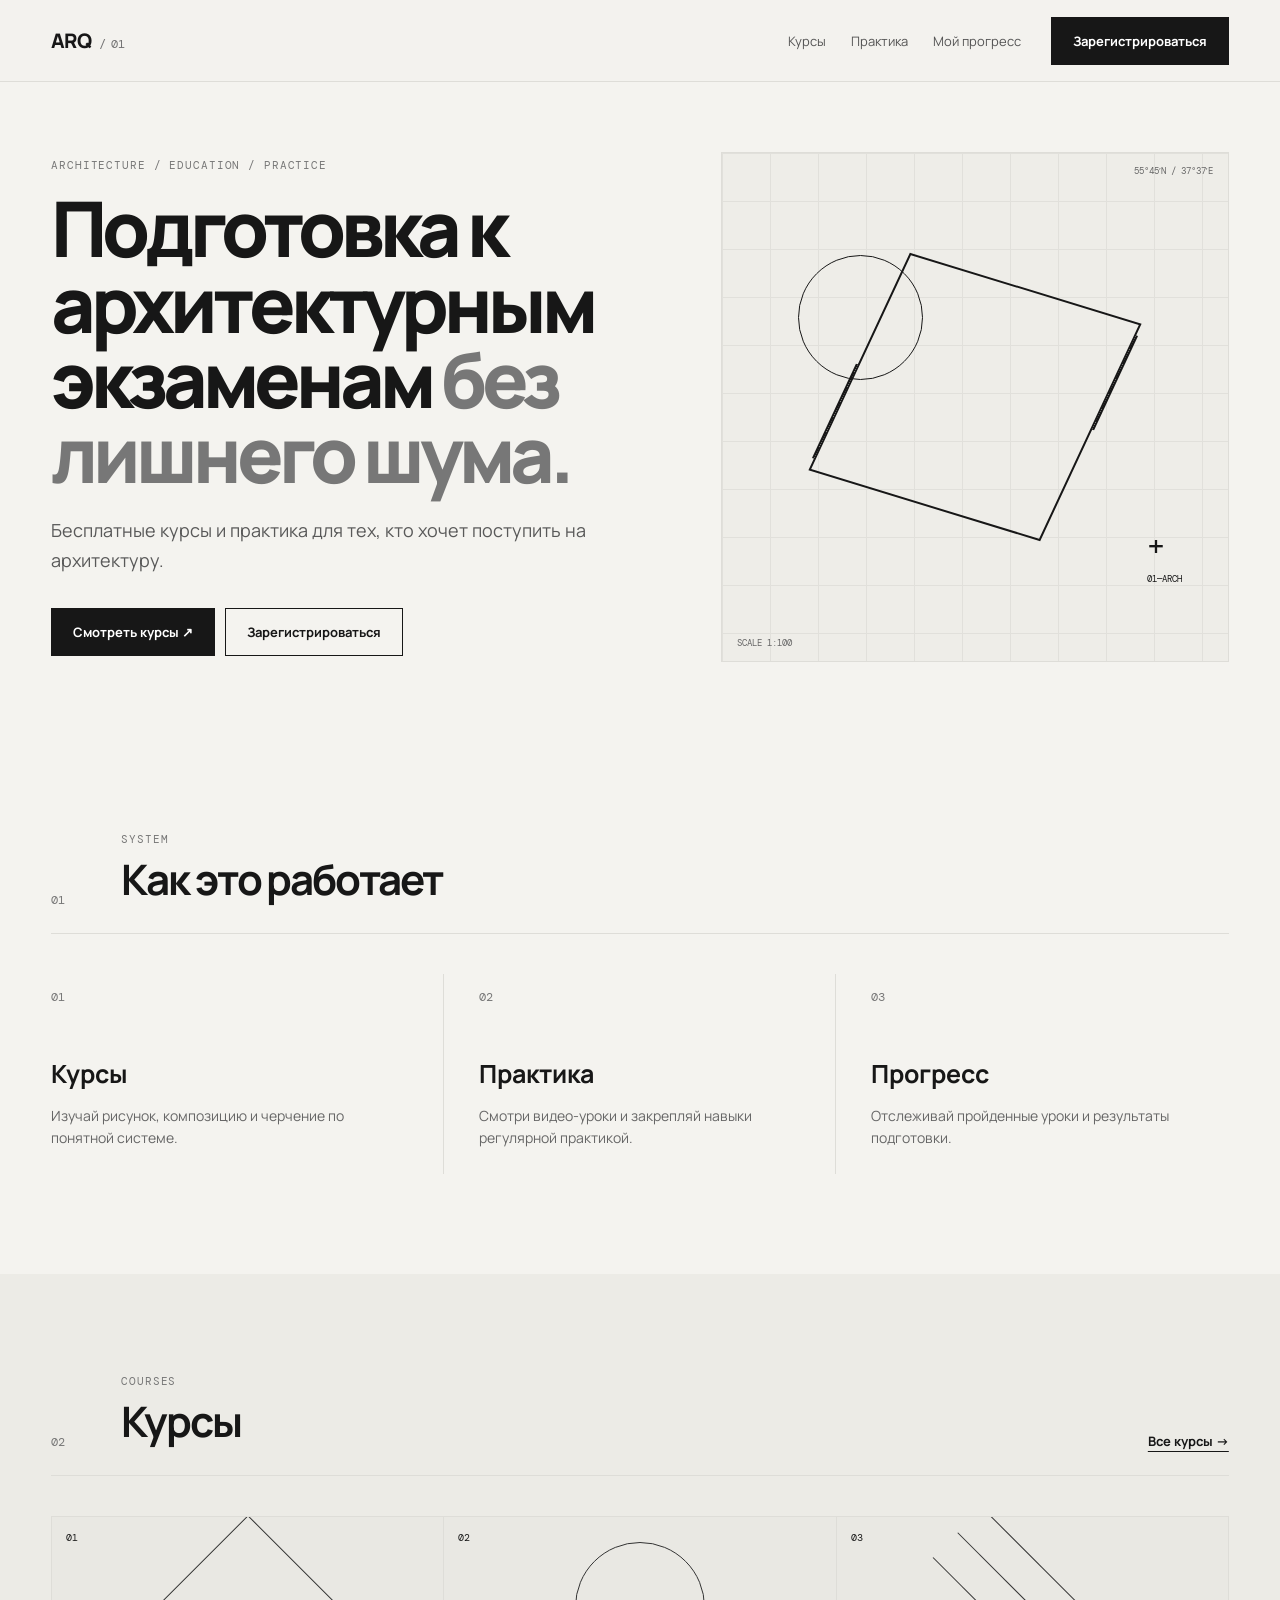
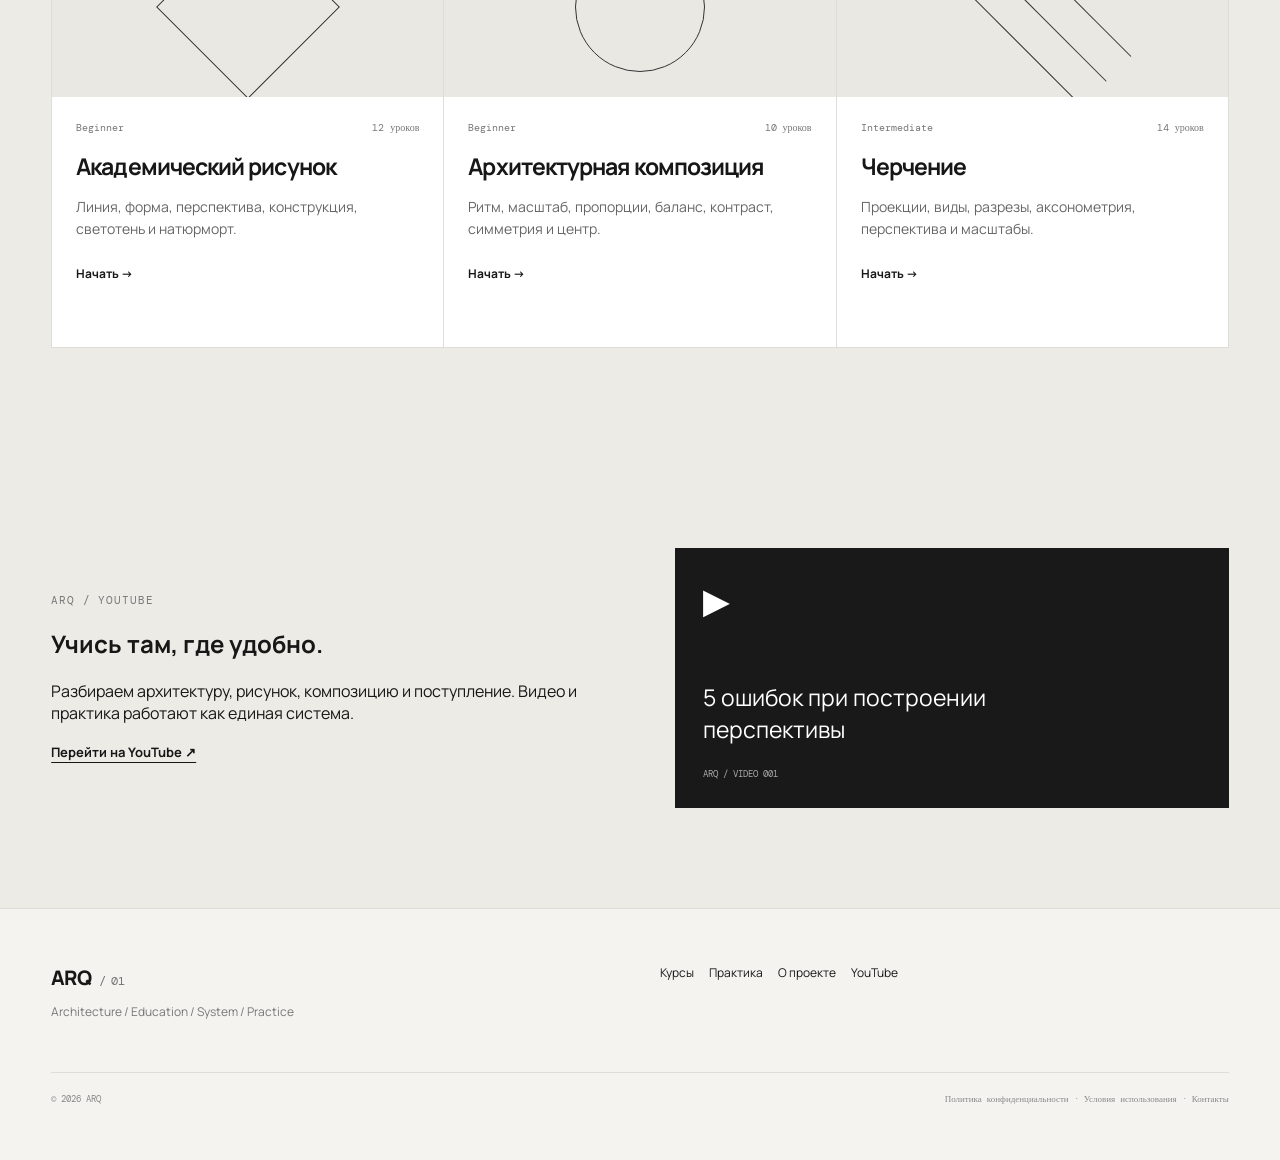
<file: index.html>
<!doctype html>
<html lang="ru">
<head>
<meta charset="utf-8"><meta name="viewport" content="width=device-width,initial-scale=1">
<title>ARQ — Architecture / Education / System / Practice</title>
<meta name="description" content="Бесплатная подготовка к архитектурным вступительным и творческим экзаменам.">
<link rel="preconnect" href="https://fonts.googleapis.com"><link rel="preconnect" href="https://fonts.gstatic.com" crossorigin>
<link href="https://fonts.googleapis.com/css2?family=DM+Mono:wght@400;500&family=Manrope:wght@400;500;600;700;800&display=swap" rel="stylesheet">
<link rel="stylesheet" href="css/style.css">
</head>
<body data-page="home">
<header class="site-header"><a class="logo" href="index.html">ARQ <span>/ 01</span></a>
<nav><a href="courses.html">Курсы</a><a href="practice.html">Практика</a><a href="progress.html">Мой прогресс</a></nav>
<a class="button button-dark" href="register.html">Зарегистрироваться</a><button class="menu-toggle" aria-label="Меню">☰</button></header>
<main>
<section class="hero"><div class="hero-copy"><p class="eyebrow">ARCHITECTURE / EDUCATION / PRACTICE</p><h1>Подготовка к архитектурным экзаменам <em>без лишнего шума.</em></h1><p class="lead">Бесплатные курсы и практика для тех, кто хочет поступить на архитектуру.</p><div class="actions"><a class="button button-dark" href="courses.html">Смотреть курсы ↗</a><a class="button button-light" href="register.html">Зарегистрироваться</a></div></div>
<div class="hero-drawing"><div class="grid"></div><div class="cube"></div><div class="circle"></div><div class="crosshair">+<span>01—ARCH</span></div><span class="coord top">55°45′N / 37°37′E</span><span class="coord bottom">SCALE 1:100</span></div></section>
<section class="section"><div class="section-head"><span>01</span><div><p class="eyebrow">SYSTEM</p><h2>Как это работает</h2></div></div><div class="steps"><article><b>01</b><h3>Курсы</h3><p>Изучай рисунок, композицию и черчение по понятной системе.</p></article><article><b>02</b><h3>Практика</h3><p>Смотри видео-уроки и закрепляй навыки регулярной практикой.</p></article><article><b>03</b><h3>Прогресс</h3><p>Отслеживай пройденные уроки и результаты подготовки.</p></article></div></section>
<section class="section tint"><div class="section-head"><span>02</span><div><p class="eyebrow">COURSES</p><h2>Курсы</h2></div><a class="text-link" href="courses.html">Все курсы →</a></div><div id="featured-courses" class="course-grid"></div></section>
<section class="section tint youtube"><div><div><p class="eyebrow">ARQ / YOUTUBE</p><h2>Учись там, где удобно.</h2><p>Разбираем архитектуру, рисунок, композицию и поступление. Видео и практика работают как единая система.</p><a class="text-link" href="https://www.youtube.com/" target="_blank">Перейти на YouTube ↗</a></div><div class="video-card"><span>▶</span><p>5 ошибок при построении перспективы</p><small>ARQ / VIDEO 001</small></div></div></section>
</main>
<footer><div><a class="logo" href="index.html">ARQ <span>/ 01</span></a><p>Architecture / Education / System / Practice</p></div><div class="footer-links"><a href="courses.html">Курсы</a><a href="practice.html">Практика</a><a href="about.html">О проекте</a><a href="https://www.youtube.com/" target="_blank">YouTube</a></div><div class="footer-bottom"><span>© 2026 ARQ</span><span>Политика конфиденциальности · Условия использования · Контакты</span></div></footer>
<script src="js/main.js"></script></body></html>
</file>
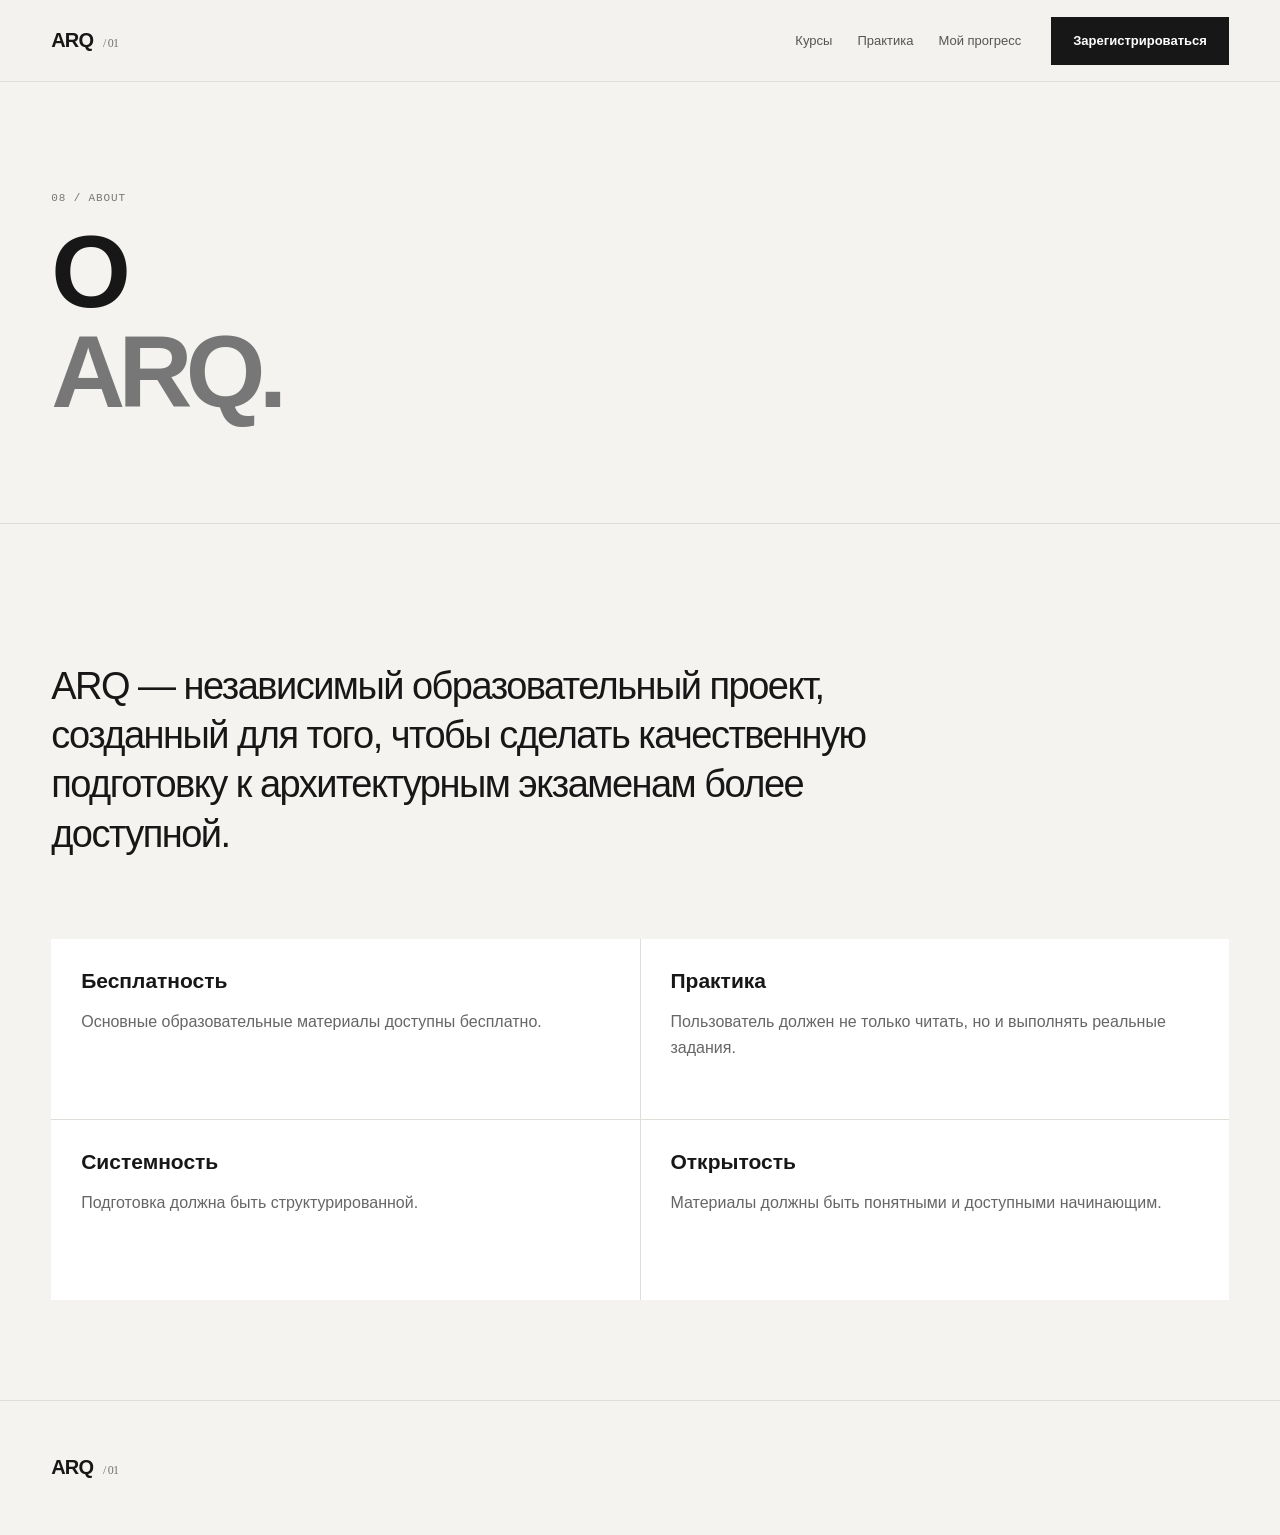
<file: about.html>
<!doctype html><html lang="ru"><head><meta charset="utf-8"><meta name="viewport" content="width=device-width,initial-scale=1"><title>О проекте — ARQ</title><link rel="stylesheet" href="css/style.css"></head><body><header class="site-header"><a class="logo" href="index.html">ARQ <span>/ 01</span></a><nav><a href="courses.html">Курсы</a><a href="practice.html">Практика</a><a href="progress.html">Мой прогресс</a></nav><a class="button button-dark" href="register.html">Зарегистрироваться</a></header><main><section class="page-hero"><p class="eyebrow">08 / ABOUT</p><h1>О<br><em>ARQ.</em></h1></section><section class="section about"><p class="statement">ARQ — независимый образовательный проект, созданный для того, чтобы сделать качественную подготовку к архитектурным экзаменам более доступной.</p><div class="principles"><article><b>Бесплатность</b><p>Основные образовательные материалы доступны бесплатно.</p></article><article><b>Практика</b><p>Пользователь должен не только читать, но и выполнять реальные задания.</p></article><article><b>Системность</b><p>Подготовка должна быть структурированной.</p></article><article><b>Открытость</b><p>Материалы должны быть понятными и доступными начинающим.</p></article></div></section></main><footer><div><a class="logo" href="index.html">ARQ <span>/ 01</span></a></div></footer><script src="js/main.js"></script></body></html>
</file>
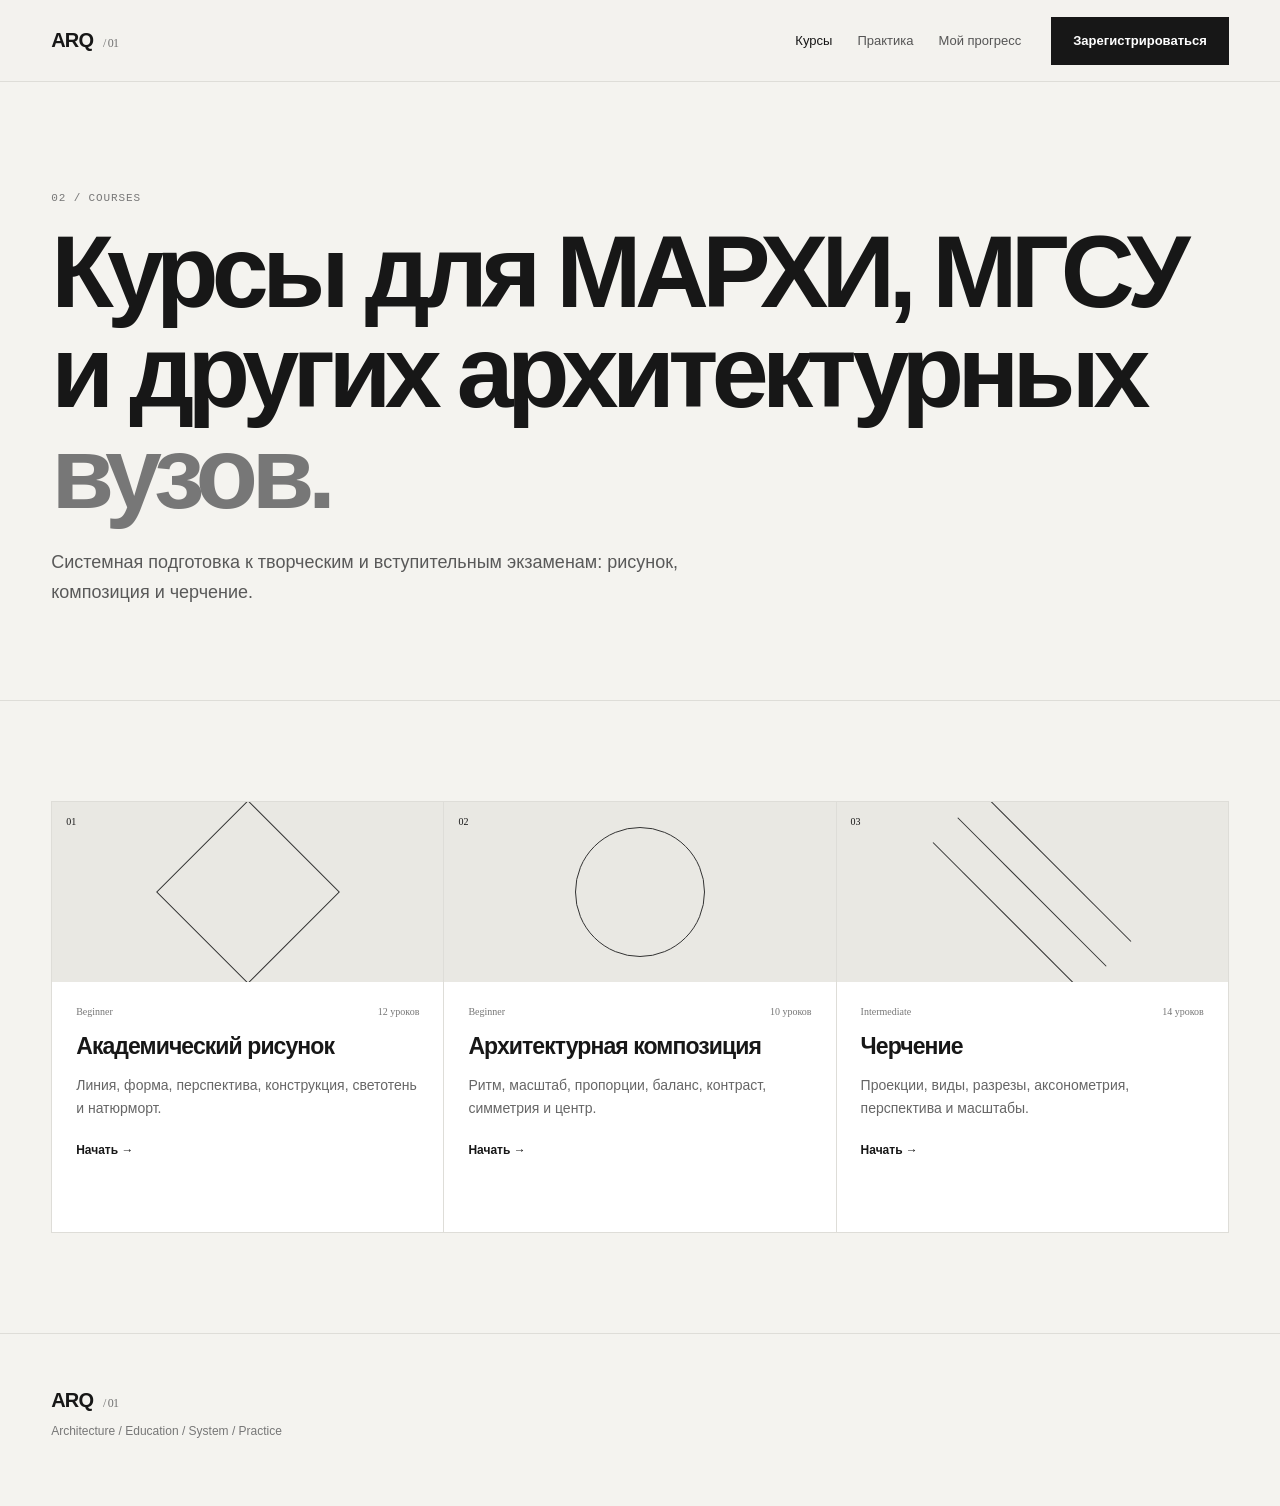
<file: courses.html>
<!doctype html><html lang="ru"><head><meta charset="utf-8"><meta name="viewport" content="width=device-width,initial-scale=1"><title>Курсы — ARQ</title><link rel="stylesheet" href="css/style.css"></head><body><header class="site-header"><a class="logo" href="index.html">ARQ <span>/ 01</span></a><nav><a class="active" href="courses.html">Курсы</a><a href="practice.html">Практика</a><a href="progress.html">Мой прогресс</a></nav><a class="button button-dark" href="register.html">Зарегистрироваться</a><button class="menu-toggle">☰</button></header><main><section class="page-hero"><p class="eyebrow">02 / COURSES</p><h1>Курсы для МАРХИ, МГСУ<br>и других архитектурных <em>вузов.</em></h1><p class="lead">Системная подготовка к творческим и вступительным экзаменам: рисунок, композиция и черчение.</p></section><section class="section"><div id="all-courses" class="course-grid course-grid-large"></div></section></main><footer><div><a class="logo" href="index.html">ARQ <span>/ 01</span></a><p>Architecture / Education / System / Practice</p></div></footer><script src="js/main.js"></script></body></html>
</file>
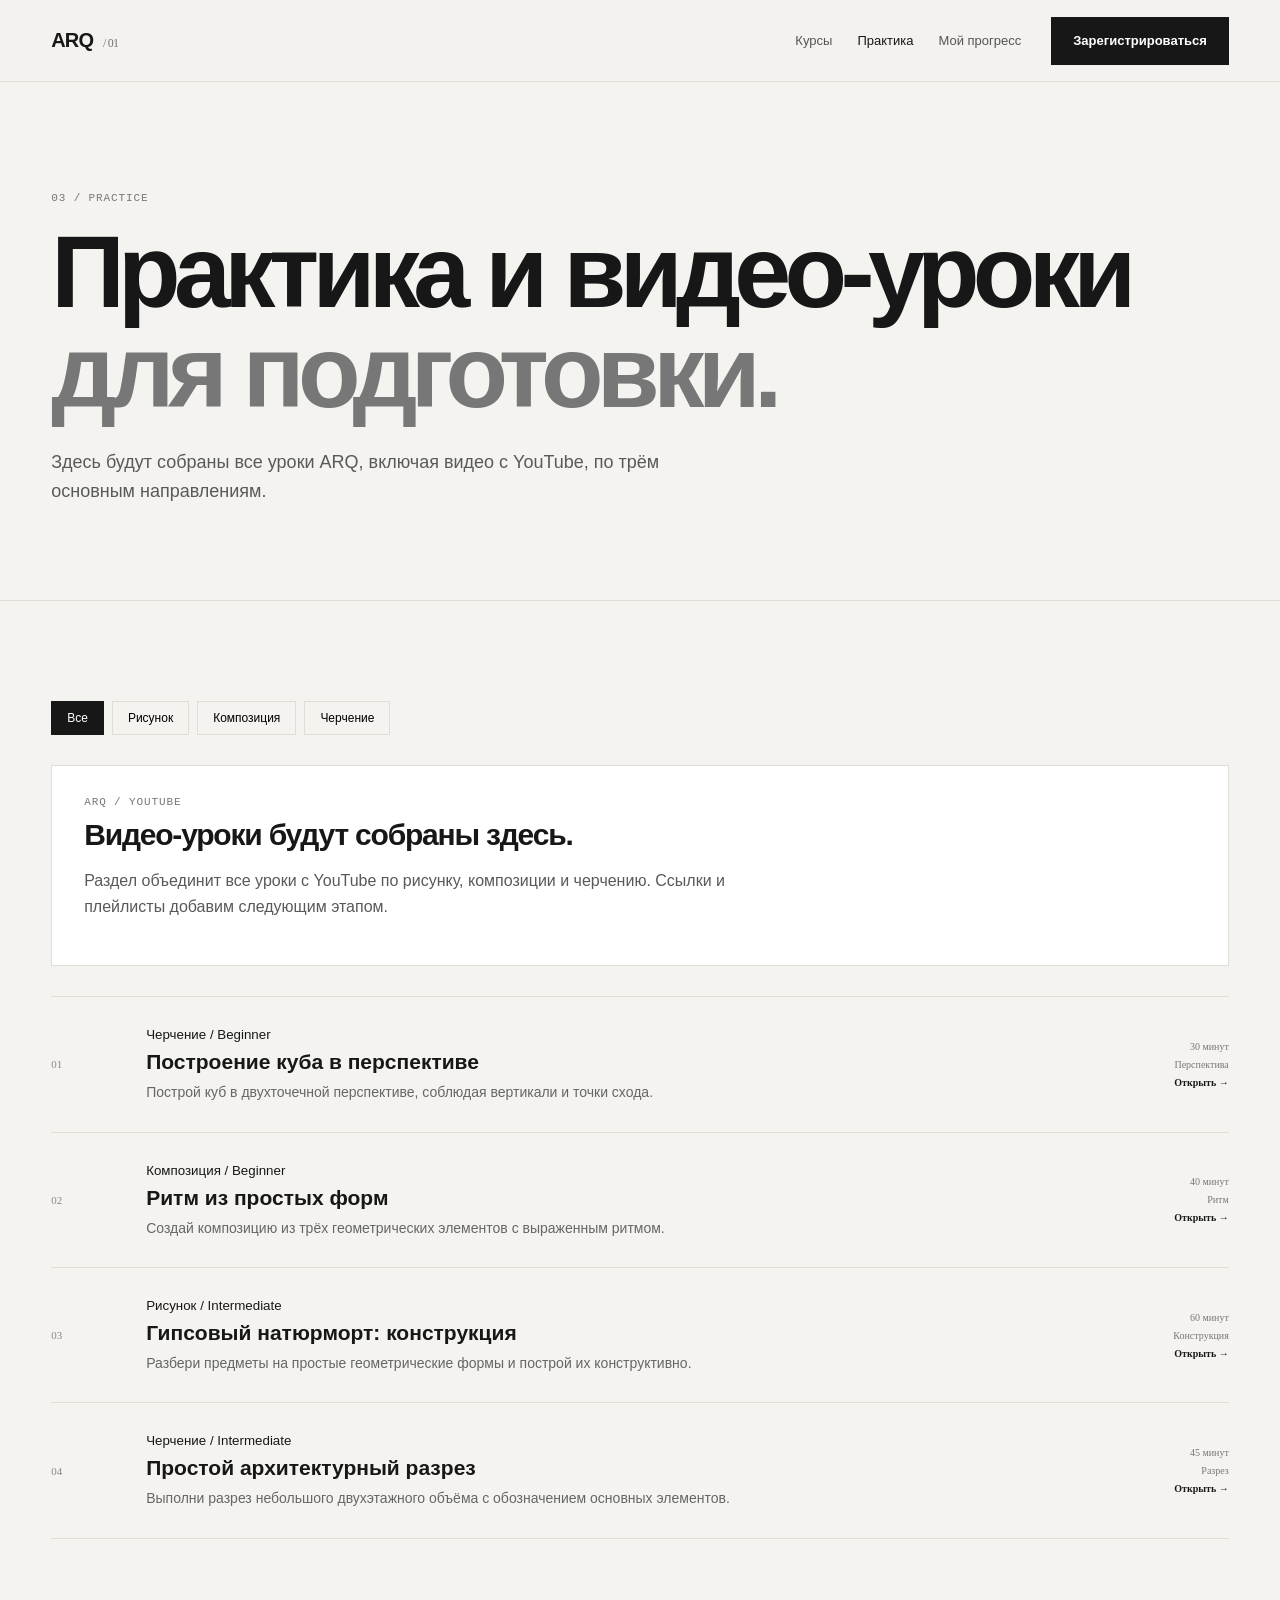
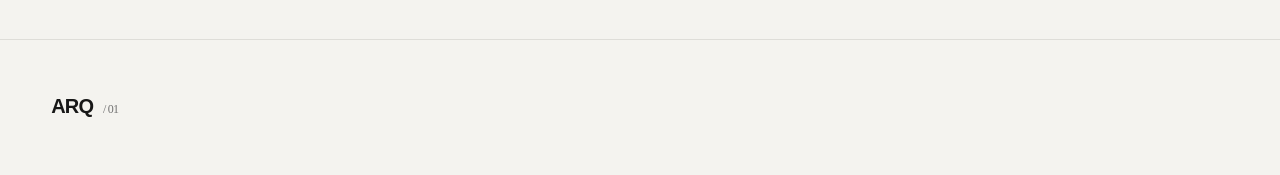
<file: practice.html>
<!doctype html><html lang="ru"><head><meta charset="utf-8"><meta name="viewport" content="width=device-width,initial-scale=1"><title>Практика — ARQ</title><link rel="stylesheet" href="css/style.css"></head><body><header class="site-header"><a class="logo" href="index.html">ARQ <span>/ 01</span></a><nav><a href="courses.html">Курсы</a><a class="active" href="practice.html">Практика</a><a href="progress.html">Мой прогресс</a></nav><a class="button button-dark" href="register.html">Зарегистрироваться</a><button class="menu-toggle">☰</button></header><main><section class="page-hero"><p class="eyebrow">03 / PRACTICE</p><h1>Практика и видео-уроки<br><em>для подготовки.</em></h1><p class="lead">Здесь будут собраны все уроки ARQ, включая видео с YouTube, по трём основным направлениям.</p></section><section class="section"><div class="filters"><button class="filter active" data-filter="all">Все</button><button class="filter" data-filter="Рисунок">Рисунок</button><button class="filter" data-filter="Композиция">Композиция</button><button class="filter" data-filter="Черчение">Черчение</button></div><div class="video-note">
<p class="eyebrow">ARQ / YOUTUBE</p>
<h2>Видео-уроки будут собраны здесь.</h2>
<p>Раздел объединит все уроки с YouTube по рисунку, композиции и черчению. Ссылки и плейлисты добавим следующим этапом.</p>
</div>
<div id="exercises" class="exercise-list"></div></section></main><footer><div><a class="logo" href="index.html">ARQ <span>/ 01</span></a></div></footer><script src="js/main.js"></script></body></html>
</file>
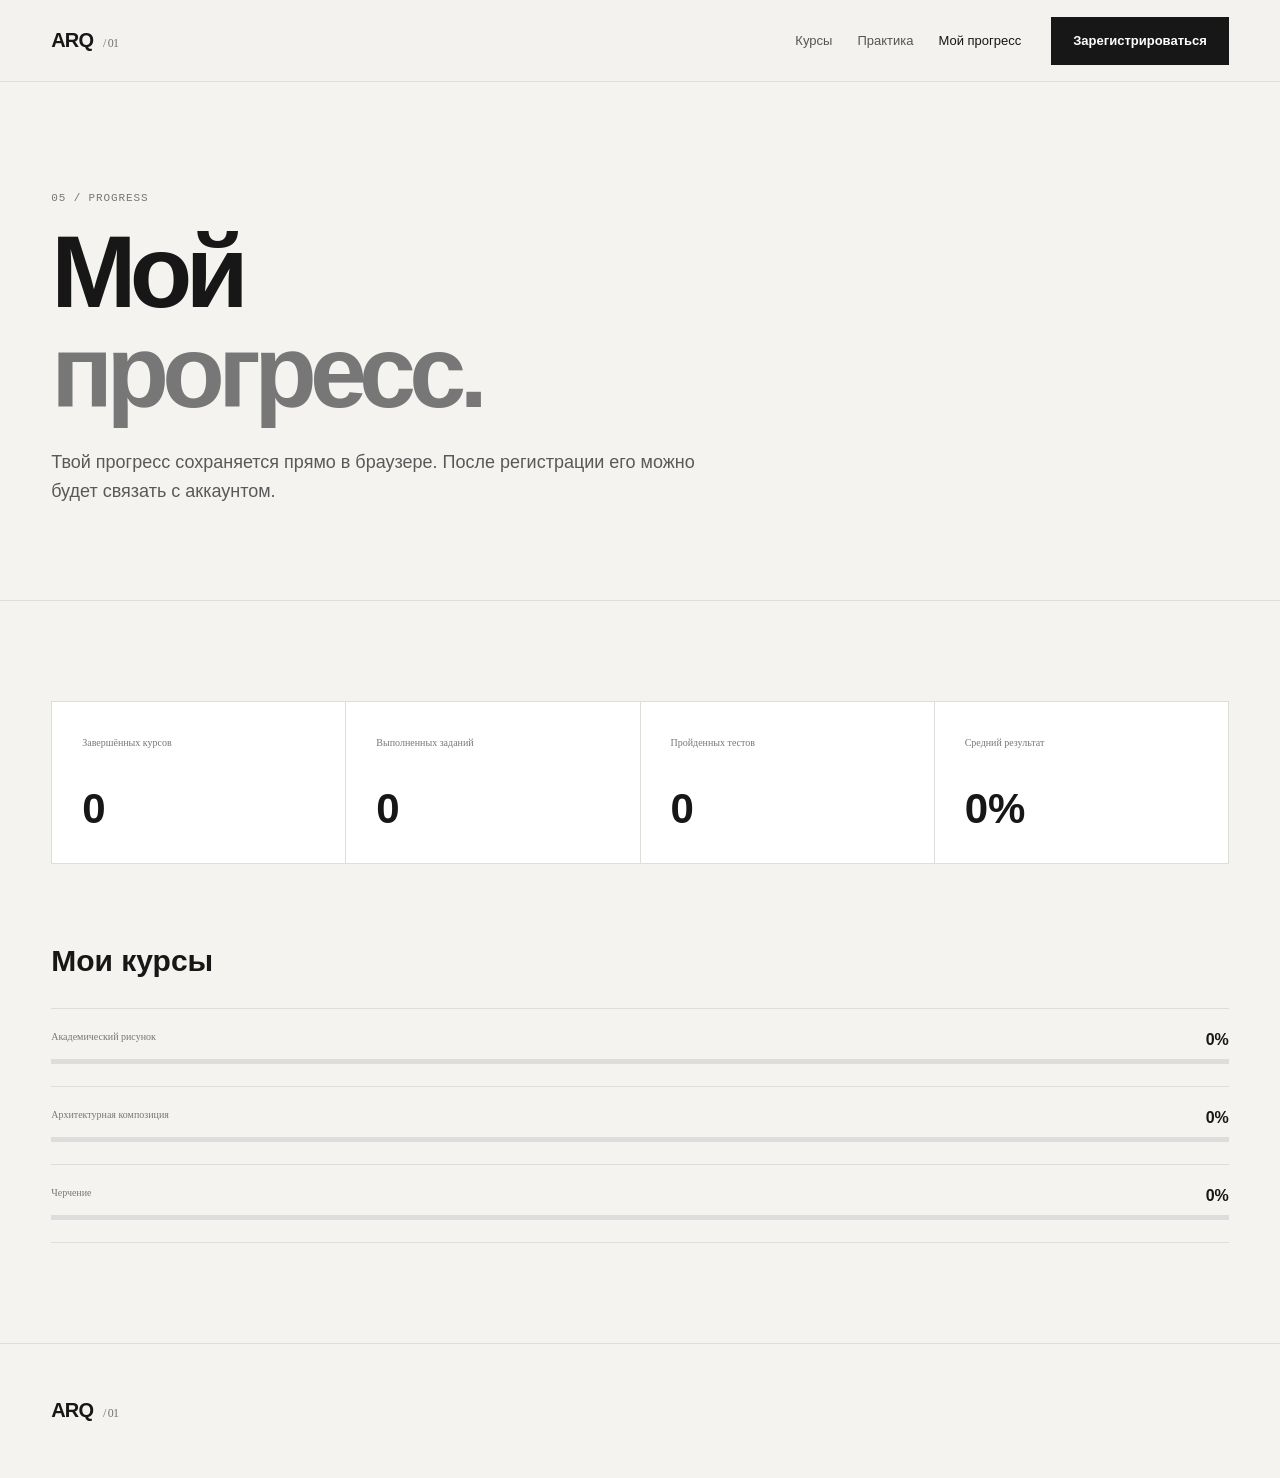
<file: progress.html>
<!doctype html><html lang="ru"><head><meta charset="utf-8"><meta name="viewport" content="width=device-width,initial-scale=1"><title>Мой прогресс — ARQ</title><link rel="stylesheet" href="css/style.css"></head><body><header class="site-header"><a class="logo" href="index.html">ARQ <span>/ 01</span></a><nav><a href="courses.html">Курсы</a><a href="practice.html">Практика</a><a class="active" href="progress.html">Мой прогресс</a></nav><a class="button button-dark" href="register.html">Зарегистрироваться</a><button class="menu-toggle">☰</button></header><main><section class="page-hero"><p class="eyebrow">05 / PROGRESS</p><h1>Мой<br><em>прогресс.</em></h1><p class="lead">Твой прогресс сохраняется прямо в браузере. После регистрации его можно будет связать с аккаунтом.</p></section><section class="section"><div id="stats" class="stats"></div><h2 class="subhead">Мои курсы</h2><div id="progress-courses" class="progress-list"></div></section></main><footer><div><a class="logo" href="index.html">ARQ <span>/ 01</span></a></div></footer><script src="js/main.js"></script></body></html>
</file>
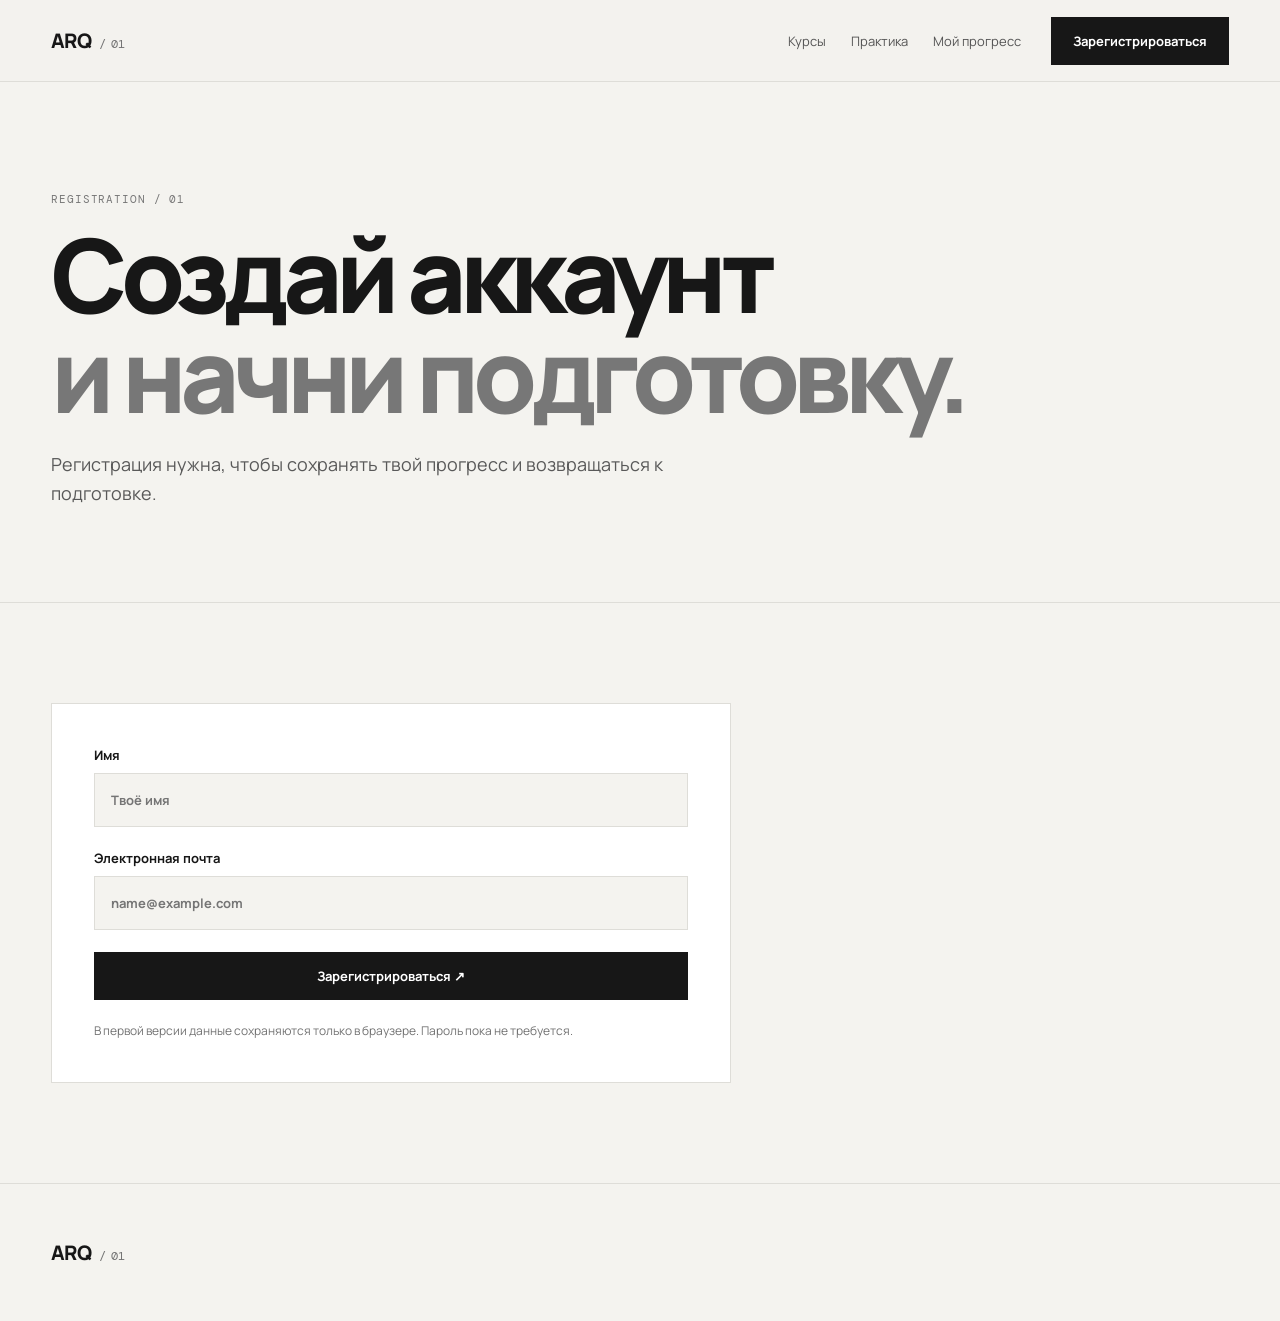
<file: register.html>
<!doctype html>
<html lang="ru">
<head>
<meta charset="utf-8"><meta name="viewport" content="width=device-width,initial-scale=1">
<title>Регистрация — ARQ</title>
<link rel="preconnect" href="https://fonts.googleapis.com"><link rel="preconnect" href="https://fonts.gstatic.com" crossorigin>
<link href="https://fonts.googleapis.com/css2?family=DM+Mono:wght@400;500&family=Manrope:wght@400;500;600;700;800&display=swap" rel="stylesheet">
<link rel="stylesheet" href="css/style.css">
</head>
<body>
<header class="site-header">
<a class="logo" href="index.html">ARQ <span>/ 01</span></a>
<nav><a href="courses.html">Курсы</a><a href="practice.html">Практика</a><a href="progress.html">Мой прогресс</a></nav>
<a class="button button-dark" href="register.html">Зарегистрироваться</a><button class="menu-toggle" aria-label="Меню">☰</button>
</header>
<main>
<section class="page-hero">
<p class="eyebrow">REGISTRATION / 01</p>
<h1>Создай аккаунт<br><em>и начни подготовку.</em></h1>
<p class="lead">Регистрация нужна, чтобы сохранять твой прогресс и возвращаться к подготовке.</p>
</section>
<section class="section">
<div class="register-card">
<form id="register-form">
<label>Имя<input id="register-name" type="text" name="name" autocomplete="name" placeholder="Твоё имя" required></label>
<label>Электронная почта<input id="register-email" type="email" name="email" autocomplete="email" placeholder="name@example.com" required></label>
<button class="button button-dark" type="submit">Зарегистрироваться ↗</button>
<p class="form-note">В первой версии данные сохраняются только в браузере. Пароль пока не требуется.</p>
</form>
<div id="register-success" class="register-success" hidden></div>
</div>
</section>
</main>
<footer><div><a class="logo" href="index.html">ARQ <span>/ 01</span></a></div></footer>
<script src="js/main.js"></script>
<script>
document.getElementById("register-form").addEventListener("submit", function(e){
 e.preventDefault();
 const name=document.getElementById("register-name").value.trim();
 const email=document.getElementById("register-email").value.trim();
 localStorage.setItem("arq_user", JSON.stringify({name,email}));
 const box=document.getElementById("register-success");
 box.hidden=false;
 box.innerHTML="<p class='eyebrow'>ACCOUNT CREATED</p><h2>Добро пожаловать, "+name+"!</h2><p>Регистрация сохранена в этом браузере.</p><a class='button button-dark' href='courses.html'>Перейти к курсам →</a>";
 this.hidden=true;
});
</script>
</body>
</html>
</file>
<file: css/style.css>
:root{--bg:#f4f3ef;--card:#fff;--ink:#171717;--muted:#737373;--line:#deddd8;--max:1320px}*{box-sizing:border-box}html{scroll-behavior:smooth}body{margin:0;background:var(--bg);color:var(--ink);font-family:Manrope,Arial,sans-serif}a{color:inherit;text-decoration:none}button,input{font:inherit}.site-header{height:82px;border-bottom:1px solid var(--line);display:flex;align-items:center;padding:0 4vw;gap:30px;position:relative;background:rgba(244,243,239,.94);z-index:5}.logo{font-weight:800;letter-spacing:-.04em;font-size:20px}.logo span{font:12px "DM Mono";color:var(--muted);margin-left:5px}.site-header nav{display:flex;gap:25px;margin-left:auto;font-size:13px}.site-header nav a{color:#555}.site-header nav a:hover,.site-header nav .active{color:var(--ink)}.button{display:inline-flex;align-items:center;justify-content:center;min-height:48px;padding:0 21px;border:1px solid var(--ink);font-size:13px;font-weight:700;cursor:pointer;transition:.2s}.button-dark{background:var(--ink);color:#fff}.button-dark:hover{transform:translateY(-2px)}.button-light{background:transparent}.menu-toggle{display:none;background:none;border:0;font-size:22px}.hero{max-width:var(--max);margin:auto;min-height:650px;display:grid;grid-template-columns:1.1fr .9fr;gap:50px;align-items:center;padding:70px 4vw}.hero h1,.page-hero h1,.course-head h1,.exam-hero h1,.article h1,.quiz h1,.result h1{font-size:clamp(48px,6vw,88px);line-height:.98;letter-spacing:-.065em;margin:18px 0 25px;font-weight:800}.hero h1 em,.page-hero h1 em,.exam-hero h1 em{font-style:normal;color:#777}.lead{font-size:18px;line-height:1.65;max-width:650px;color:#595959}.lead.small{font-size:16px}.eyebrow{font:11px "DM Mono",monospace;letter-spacing:.08em;color:#777;margin:0;text-transform:uppercase}.actions{display:flex;gap:10px;margin-top:32px;flex-wrap:wrap}.hero-drawing{height:510px;border:1px solid var(--line);position:relative;overflow:hidden;background:#eeede8}.grid{position:absolute;inset:0;background-image:linear-gradient(var(--line) 1px,transparent 1px),linear-gradient(90deg,var(--line) 1px,transparent 1px);background-size:48px 48px;opacity:.8}.cube{position:absolute;width:240px;height:240px;border:2px solid var(--ink);left:50%;top:48%;transform:translate(-50%,-50%) rotate(25deg) skewY(-8deg);box-shadow:70px -55px 0 -68px var(--ink),-70px 55px 0 -68px var(--ink)}.circle{position:absolute;width:125px;height:125px;border:1px solid var(--ink);border-radius:50%;left:15%;top:20%}.crosshair{position:absolute;right:9%;bottom:15%;font:30px "DM Mono"}.crosshair span{font-size:9px;display:block;margin-top:7px}.coord{position:absolute;font:9px "DM Mono";color:#666}.coord.top{top:12px;right:15px}.coord.bottom{bottom:12px;left:15px}.section{max-width:var(--max);margin:auto;padding:100px 4vw}.tint{max-width:none;background:#ecebe6}.section-head{display:grid;grid-template-columns:70px 1fr auto;align-items:end;border-bottom:1px solid var(--line);padding-bottom:25px;margin-bottom:40px}.section-head>span{font:12px "DM Mono";color:#777}.section-head h2{margin:4px 0 0;font-size:42px;letter-spacing:-.05em}.text-link{font-size:13px;font-weight:700;text-decoration:underline;text-underline-offset:5px}.steps{display:grid;grid-template-columns:repeat(3,1fr)}.steps article{padding:10px 35px 10px 0;border-right:1px solid var(--line);min-height:190px}.steps article:not(:first-child){padding-left:35px}.steps article:last-child{border:0}.steps b{font:12px "DM Mono";color:#777}.steps h3{font-size:25px;margin:50px 0 12px}.steps p,.course-card p,.material-card p,.test-card p,.exercise-row p{color:#666;line-height:1.6;font-size:14px}.course-grid{display:grid;grid-template-columns:repeat(3,1fr);gap:1px;background:var(--line);border:1px solid var(--line)}.course-card{background:var(--card);padding:0 24px 26px;min-height:430px;transition:.25s}.course-card:hover{transform:translateY(-4px)}.course-art{height:180px;margin:0 -24px 24px;background:#e9e8e3;position:relative;overflow:hidden}.course-art span{position:absolute;top:14px;left:14px;font:10px "DM Mono";z-index:1}.course-art i{position:absolute;width:130px;height:130px;border:1px solid #333;left:50%;top:50%;transform:translate(-50%,-50%) rotate(45deg)}.course-card:nth-child(2) .course-art i{border-radius:50%;transform:translate(-50%,-50%)}.course-card:nth-child(3) .course-art i{width:210px;height:1px;border:0;background:#333;box-shadow:0 -35px #333,0 35px #333}.course-card:nth-child(4) .course-art i{transform:translate(-50%,-50%) skewX(-20deg);height:80px}.meta{display:flex;justify-content:space-between;font:10px "DM Mono";color:#777}.course-card h3{font-size:23px;letter-spacing:-.04em;margin:16px 0 7px}.course-card>b{display:block;margin-top:24px;font-size:12px}.split{display:grid;grid-template-columns:1fr 1fr;align-items:center}.split h2{font-size:55px;letter-spacing:-.06em;margin:15px 0}.exam-mark{font:100px "DM Mono";line-height:.8;text-align:right;letter-spacing:-.08em}.exam-mark span{font-size:18px;letter-spacing:0;color:#777}.youtube>div{display:grid;grid-template-columns:1fr 1fr;gap:70px;align-items:center}.video-card{height:260px;background:#191919;color:#fff;padding:28px;display:flex;flex-direction:column;justify-content:flex-end}.video-card span{font-size:35px;margin-bottom:auto}.video-card p{font-size:23px;max-width:350px}.video-card small{font:9px "DM Mono";color:#aaa}.page-hero{max-width:var(--max);margin:auto;padding:110px 4vw 75px;border-bottom:1px solid var(--line)}.page-hero h1{font-size:clamp(55px,8vw,110px)}.course-head{max-width:var(--max);margin:auto;padding:100px 4vw 70px}.course-head h1{max-width:900px}.course-progress{max-width:650px;margin-top:50px}.course-progress>div:first-child{display:flex;justify-content:space-between;font:11px "DM Mono";margin-bottom:10px}.progressbar{height:5px;background:#ddd}.progressbar i{display:block;height:100%;background:#171717}.lesson-section{padding-top:30px}.lesson-list{border-top:1px solid var(--line)}.lesson{display:grid;grid-template-columns:70px 1fr 120px;align-items:center;gap:20px;padding:22px 0;border-bottom:1px solid var(--line)}.lesson>span{font:11px "DM Mono";color:#888}.lesson h3{margin:0 0 5px;font-size:17px}.lesson small{color:#777}.lesson button{background:none;border:1px solid var(--line);padding:10px;cursor:pointer}.filters{display:flex;gap:8px;margin-bottom:30px;flex-wrap:wrap}.filter{border:1px solid var(--line);background:transparent;padding:9px 15px;cursor:pointer;font-size:12px}.filter.active{background:#171717;color:white;border-color:#171717}.exercise-list{border-top:1px solid var(--line)}.exercise-row{display:grid;grid-template-columns:70px 1fr 230px;gap:25px;padding:28px 0;border-bottom:1px solid var(--line);align-items:center}.exercise-row>span{font:11px "DM Mono";color:#888}.exercise-row h3{margin:7px 0;font-size:21px}.exercise-row p{margin:0;max-width:700px}.exercise-meta{display:flex;flex-direction:column;gap:7px;font:10px "DM Mono";text-align:right;color:#777}.exercise-meta b{color:#171717}.exercise-detail{display:grid;grid-template-columns:1.3fr .7fr;gap:50px}.task-box,.upload-box{border:1px solid var(--line);padding:35px;background:#fff}.task-box h2{font-size:25px;margin-top:38px}.task-box p,.task-box li{line-height:1.8;color:#555}.upload-box{height:max-content}.upload-box h3{font-size:25px}.upload-box input{width:100%;margin:20px 0}.test-grid{display:grid;grid-template-columns:repeat(2,1fr);gap:1px;background:var(--line);border:1px solid var(--line)}.test-card{background:#fff;padding:35px;min-height:280px;display:flex;flex-direction:column}.test-card.featured{background:#171717;color:#fff}.test-card>span{font:10px "DM Mono";color:#888}.test-card h2{font-size:31px;letter-spacing:-.05em;margin-top:auto;margin-bottom:10px}.test-card p{margin:0 0 22px}.test-card b{font-size:12px}.quiz{max-width:900px;margin:auto;padding:80px 4vw 130px}.quiz-top{display:flex;justify-content:space-between;font:10px "DM Mono";color:#777}.quiz-progress{height:3px;background:#ddd;margin:18px 0 90px}.quiz-progress i{display:block;height:100%;background:#171717}.quiz h1{font-size:55px;max-width:850px}.answers{display:grid;gap:10px;margin-top:45px}.answers button{background:#fff;border:1px solid var(--line);padding:20px;text-align:left;display:flex;align-items:center;gap:18px;cursor:pointer}.answers button:hover{border-color:#171717}.answers span{font:11px "DM Mono";color:#888}.result{max-width:850px;margin:auto;padding:110px 4vw;text-align:center}.score{font-size:150px;font-weight:800;letter-spacing:-.08em;margin:25px}.score small{font-size:35px;color:#777}.recommend{text-align:left;border:1px solid var(--line);padding:25px;margin:45px 0}.stats{display:grid;grid-template-columns:repeat(4,1fr);border:1px solid var(--line);background:var(--line);gap:1px}.stats>div{background:#fff;padding:30px}.stats span,.progress-course span{font:10px "DM Mono";color:#777}.stats b{display:block;font-size:42px;margin-top:35px}.subhead{font-size:30px;margin:80px 0 30px}.progress-list{border-top:1px solid var(--line)}.progress-course{padding:22px 0;border-bottom:1px solid var(--line)}.progress-course>div:first-child{display:flex;justify-content:space-between;margin-bottom:10px}.material-grid{display:grid;grid-template-columns:repeat(3,1fr);gap:1px;background:var(--line);border:1px solid var(--line)}.material-card{background:#fff;padding:30px;min-height:250px}.material-card small{font:10px "DM Mono";color:#777}.material-card h3{font-size:24px;letter-spacing:-.04em;margin-top:60px}.material-card b{font-size:12px}.search{width:100%;border:1px solid var(--line);background:transparent;padding:16px;margin-bottom:25px;outline:none}.article{max-width:900px;margin:auto;padding:100px 4vw 130px}.article h1{font-size:80px}.article-lead{font-size:25px;line-height:1.5;color:#555}.article hr{border:0;border-top:1px solid var(--line);margin:60px 0}.article h2{font-size:30px;margin-top:45px}.article p{line-height:1.8;color:#555}.exam-hero{padding:110px 8vw 130px;background:#171717;color:#fff}.exam-hero h1{max-width:1100px}.exam-hero h1 em{color:#aaa}.exam-specs{max-width:1000px;border-top:1px solid #444;border-bottom:1px solid #444;display:grid;grid-template-columns:repeat(4,1fr);margin:70px 0 45px}.exam-specs div{padding:25px;border-right:1px solid #444}.exam-specs div:last-child{border:0}.exam-specs span{display:block;font:10px "DM Mono";color:#888;margin-bottom:20px}.exam-specs b{font-size:15px}.about .statement{font-size:38px;line-height:1.3;letter-spacing:-.04em;max-width:900px}.principles{display:grid;grid-template-columns:repeat(2,1fr);gap:1px;background:var(--line);margin-top:80px}.principles article{background:#fff;padding:30px;min-height:180px}.principles b{font-size:21px}.principles p{color:#666;line-height:1.6}footer{border-top:1px solid var(--line);padding:55px 4vw;display:grid;grid-template-columns:1fr 1fr;gap:40px}footer p{font-size:12px;color:#777}.footer-links{display:flex;flex-wrap:wrap;gap:15px;font-size:12px}.footer-bottom{grid-column:1/-1;border-top:1px solid var(--line);padding-top:20px;display:flex;justify-content:space-between;font:9px "DM Mono";color:#888}
@media(max-width:800px){.site-header{height:70px;padding:0 20px}.site-header nav{display:none;position:absolute;top:70px;left:0;right:0;background:var(--bg);padding:20px;flex-direction:column;border-bottom:1px solid var(--line)}.site-header nav.open{display:flex}.site-header>.button{display:none}.menu-toggle{display:block;margin-left:auto}.hero{grid-template-columns:1fr;padding:60px 20px}.hero-drawing{height:360px}.section,.page-hero,.course-head{padding:70px 20px}.section-head{grid-template-columns:40px 1fr}.section-head .text-link{grid-column:2;margin-top:15px}.steps,.course-grid,.material-grid,.test-grid,.stats,.principles,.youtube>div,.split,.exercise-detail{grid-template-columns:1fr}.steps article,.steps article:not(:first-child){padding:25px 0;border-right:0;border-bottom:1px solid var(--line)}.course-card{min-height:380px}.hero h1,.page-hero h1{font-size:48px}.course-head h1{font-size:50px}.lesson{grid-template-columns:35px 1fr 85px}.exercise-row{grid-template-columns:35px 1fr}.exercise-meta{text-align:left}.quiz{padding:55px 20px 90px}.quiz h1{font-size:38px}.score{font-size:100px}.exam-hero{padding:75px 20px}.exam-hero h1{font-size:48px}.exam-specs{grid-template-columns:1fr 1fr;margin:45px 0}.exam-specs div:nth-child(2){border-right:0}.article h1{font-size:52px}.article-lead{font-size:20px}footer{grid-template-columns:1fr;padding:45px 20px}.footer-bottom{grid-column:auto;display:block}.footer-bottom span{display:block;margin-top:10px}.exam-mark{font-size:65px;text-align:left;margin-top:40px}}

.register-card{max-width:680px;background:var(--card);border:1px solid var(--line);padding:42px}
#register-form{display:grid;gap:22px}
#register-form label{display:grid;gap:9px;font-size:13px;font-weight:700}
#register-form input{width:100%;height:54px;border:1px solid var(--line);background:var(--bg);padding:0 16px;outline:none}
#register-form input:focus{border-color:var(--ink)}
.form-note{margin:0;color:var(--muted);font-size:12px;line-height:1.5}
.register-success h2{font-size:36px;letter-spacing:-.04em;margin:12px 0}
.register-success p{color:#595959;line-height:1.6}

.video-note{border:1px solid var(--line);background:var(--card);padding:30px 32px;margin-bottom:30px}
.video-note h2{font-size:30px;letter-spacing:-.04em;margin:10px 0}
.video-note p:last-child{max-width:700px;color:#595959;line-height:1.6}
</file>
